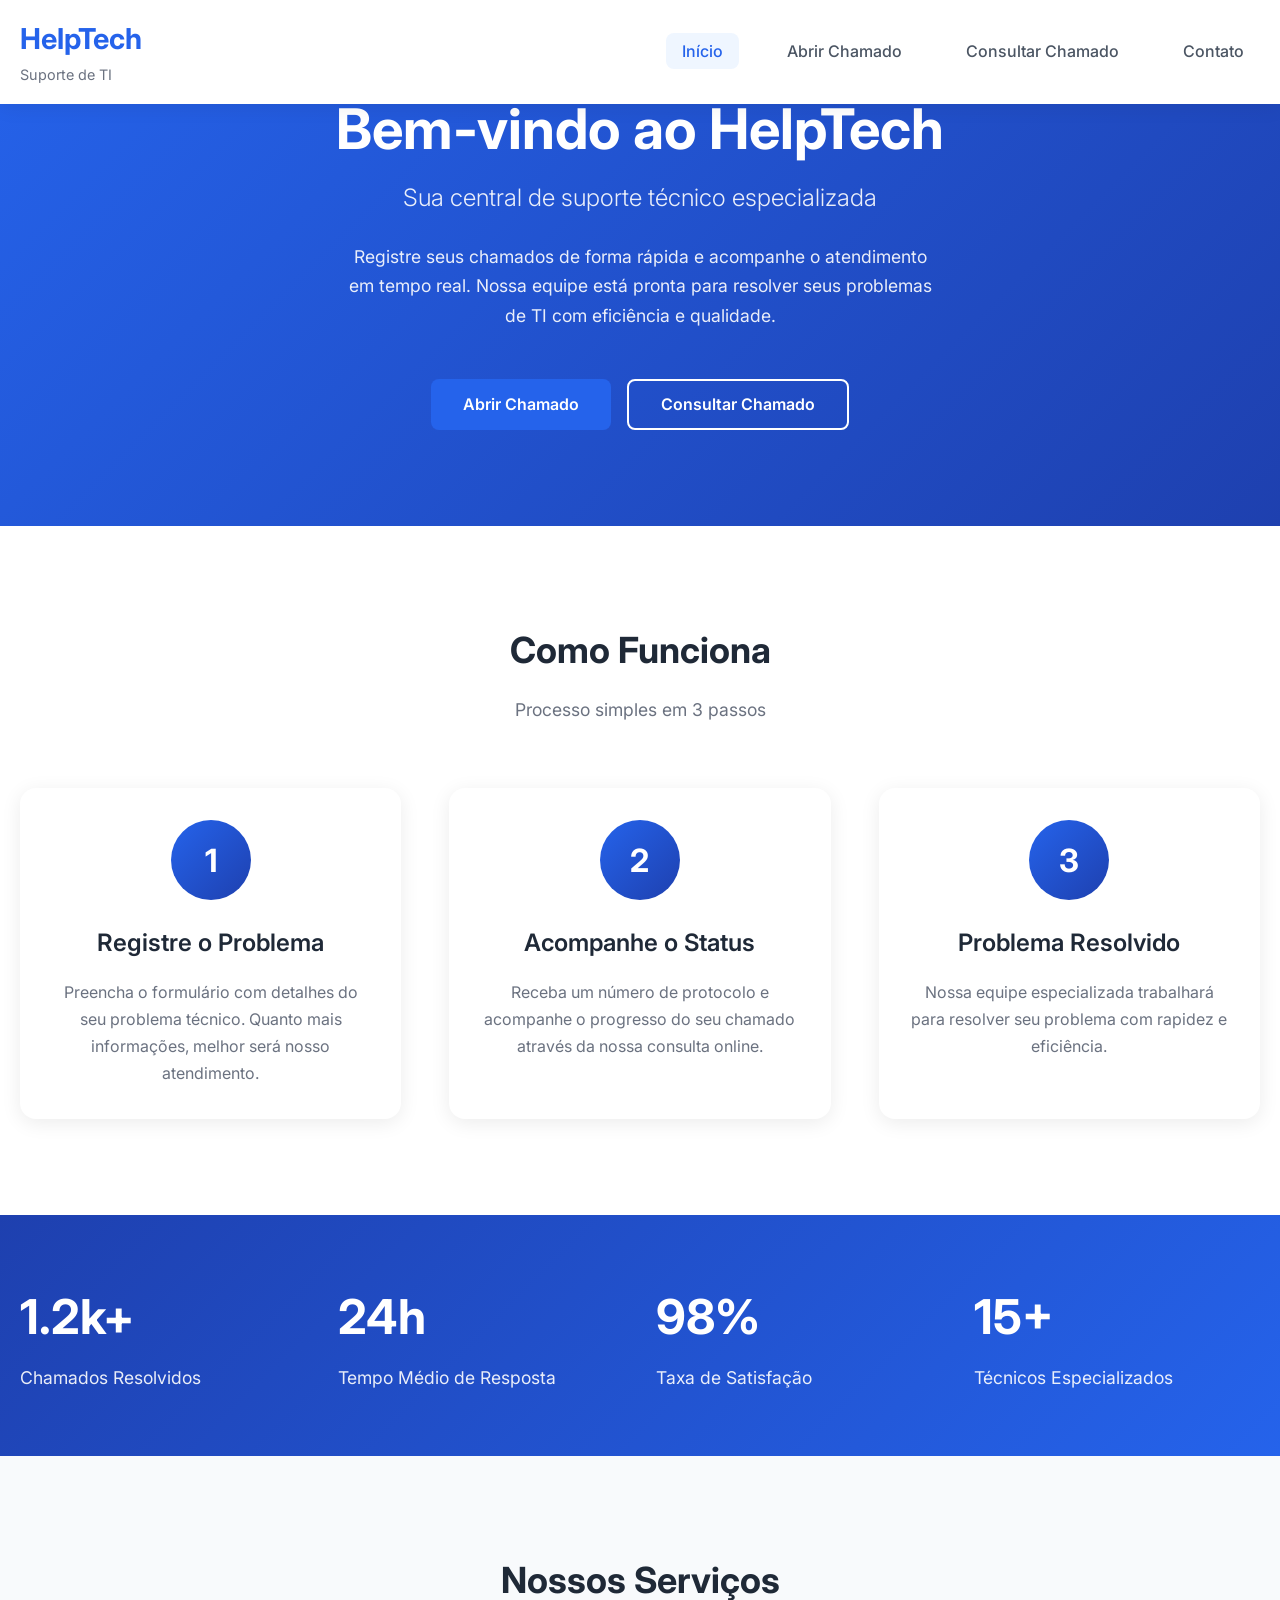
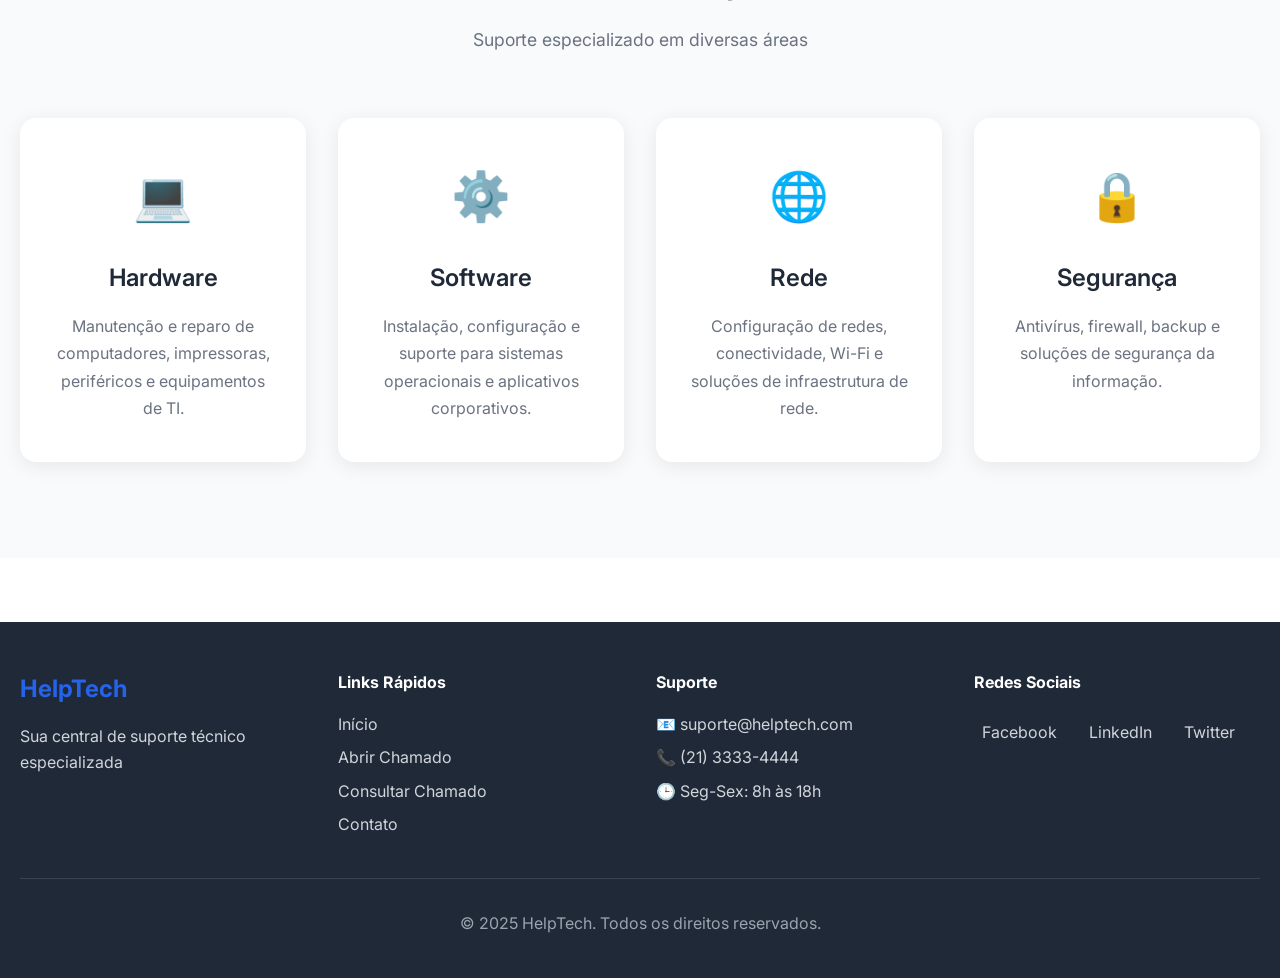
<file: index.html>
<!doctype html>
<html lang="pt-BR">
<head>
    <meta charset="UTF-8">
    <meta name="viewport" content="width=device-width, initial-scale=1.0">
    <title>HelpTech - Suporte de TI</title>
    <link rel="stylesheet" href="css/styles.css">
    <link rel="preconnect" href="https://fonts.googleapis.com">
    <link rel="preconnect" href="https://fonts.gstatic.com" crossorigin>
    <link href="https://fonts.googleapis.com/css2?family=Inter:wght@300;400;500;600;700&display=swap" rel="stylesheet">
</head>
<body>
    <header class="header">
        <div class="container">
            <div class="header-content">
                <div class="logo">
                    <h1>HelpTech</h1>
                    <span>Suporte de TI</span>
                </div>
                <nav class="nav">
                    <ul class="nav-list">
                        <li><a href="index.html" class="nav-link active">Início</a></li>
                        <li><a href="abrir-chamado.html" class="nav-link">Abrir Chamado</a></li>
                        <li><a href="consultar-chamado.html" class="nav-link">Consultar Chamado</a></li>
                        <li><a href="contato.html" class="nav-link">Contato</a></li>
                    </ul>
                </nav>
                <div class="mobile-menu-toggle">
                    <span></span>
                    <span></span>
                    <span></span>
                </div>
            </div>
        </div>
    </header>

    <section class="inicio">
        <div class="container">
            <div class="inicio-content">
                <h1 class="inicio-title">Bem-vindo ao HelpTech</h1>
                <p class="inicio-subtitle">Sua central de suporte técnico especializada</p>
                <p class="inicio-description">
                    Registre seus chamados de forma rápida e acompanhe o atendimento em tempo real. 
                    Nossa equipe está pronta para resolver seus problemas de TI com eficiência e qualidade.
                </p>
                <div class="inicio-buttons">
                    <a href="abrir-chamado.html" class="btn btn-primary">Abrir Chamado</a>
                    <a href="consultar-chamado.html" class="btn btn-secondary">Consultar Chamado</a>
                </div>
            </div>
        </div>
    </section>

    <section class="como-funciona">
        <div class="container">
            <div class="section-header">
                <h2 class="section-title">Como Funciona</h2>
                <p class="section-subtitle">Processo simples em 3 passos</p>
            </div>
            <div class="processo-grid">
                <div class="processo-card">
                    <div class="processo-icon">
                        <span class="processo-number">1</span>
                    </div>
                    <h3 class="processo-title">Registre o Problema</h3>
                    <p class="processo-description">
                        Preencha o formulário com detalhes do seu problema técnico. 
                        Quanto mais informações, melhor será nosso atendimento.
                    </p>
                </div>
                <div class="processo-card">
                    <div class="processo-icon">
                        <span class="processo-number">2</span>
                    </div>
                    <h3 class="processo-title">Acompanhe o Status</h3>
                    <p class="processo-description">
                        Receba um número de protocolo e acompanhe o progresso 
                        do seu chamado através da nossa consulta online.
                    </p>
                </div>
                <div class="processo-card">
                    <div class="processo-icon">
                        <span class="processo-number">3</span>
                    </div>
                    <h3 class="processo-title">Problema Resolvido</h3>
                    <p class="processo-description">
                        Nossa equipe especializada trabalhará para resolver 
                        seu problema com rapidez e eficiência.
                    </p>
                </div>
            </div>
        </div>
    </section>

    <section class="estatisticas">
        <div class="container">
            <div class="estatisticas-grid">
                <div class="estatistica">
                    <div class="estatistica-number">1.2k+</div>
                    <div class="estatistica-label">Chamados Resolvidos</div>
                </div>
                <div class="estatistica">
                    <div class="estatistica-number">24h</div>
                    <div class="estatistica-label">Tempo Médio de Resposta</div>
                </div>
                <div class="estatistica">
                    <div class="estatistica-number">98%</div>
                    <div class="estatistica-label">Taxa de Satisfação</div>
                </div>
                <div class="estatistica">
                    <div class="estatistica-number">15+</div>
                    <div class="estatistica-label">Técnicos Especializados</div>
                </div>
            </div>
        </div>
    </section>

    <section class="servicos">
        <div class="container">
            <div class="section-header">
                <h2 class="section-title">Nossos Serviços</h2>
                <p class="section-subtitle">Suporte especializado em diversas áreas</p>
            </div>
            <div class="servicos-grid">
                <div class="servico-card">
                    <div class="servico-icon">💻</div>
                    <h3 class="servico-title">Hardware</h3>
                    <p class="servico-description">
                        Manutenção e reparo de computadores, impressoras, 
                        periféricos e equipamentos de TI.
                    </p>
                </div>
                <div class="servico-card">
                    <div class="servico-icon">⚙️</div>
                    <h3 class="servico-title">Software</h3>
                    <p class="servico-description">
                        Instalação, configuração e suporte para sistemas 
                        operacionais e aplicativos corporativos.
                    </p>
                </div>
                <div class="servico-card">
                    <div class="servico-icon">🌐</div>
                    <h3 class="servico-title">Rede</h3>
                    <p class="servico-description">
                        Configuração de redes, conectividade, Wi-Fi 
                        e soluções de infraestrutura de rede.
                    </p>
                </div>
                <div class="servico-card">
                    <div class="servico-icon">🔒</div>
                    <h3 class="servico-title">Segurança</h3>
                    <p class="servico-description">
                        Antivírus, firewall, backup e soluções 
                        de segurança da informação.
                    </p>
                </div>
            </div>
        </div>
    </section>

    <footer class="rodape">
        <div class="container">
            <div class="rodape-content">
                <div class="rodape-section">
                    <div class="rodape-logo">
                        <h3>HelpTech</h3>
                        <p>Sua central de suporte técnico especializada</p>
                    </div>
                </div>
                <div class="rodape-section">
                    <h4>Links Rápidos</h4>
                    <ul class="rodape-links">
                        <li><a href="index.html">Início</a></li>
                        <li><a href="abrir-chamado.html">Abrir Chamado</a></li>
                        <li><a href="consultar-chamado.html">Consultar Chamado</a></li>
                        <li><a href="contato.html">Contato</a></li>
                    </ul>
                </div>
                <div class="rodape-section">
                    <h4>Suporte</h4>
                    <div class="contato-info">
                        <p>📧 suporte@helptech.com</p>
                        <p>📞 (21) 3333-4444</p>
                        <p>🕒 Seg-Sex: 8h às 18h</p>
                    </div>
                </div>
                <div class="rodape-section">
                    <h4>Redes Sociais</h4>
                    <div class="social-links">
                        <a href="#" class="social-link">Facebook</a>
                        <a href="#" class="social-link">LinkedIn</a>
                        <a href="#" class="social-link">Twitter</a>
                    </div>
                </div>
            </div>
            <div class="rodape-bottom">
                <p>&copy; 2025 HelpTech. Todos os direitos reservados.</p> <br>
            </div>
        </div>
    </footer>

    <script src="js/script.js"></script>
</body>
</html>
</file>
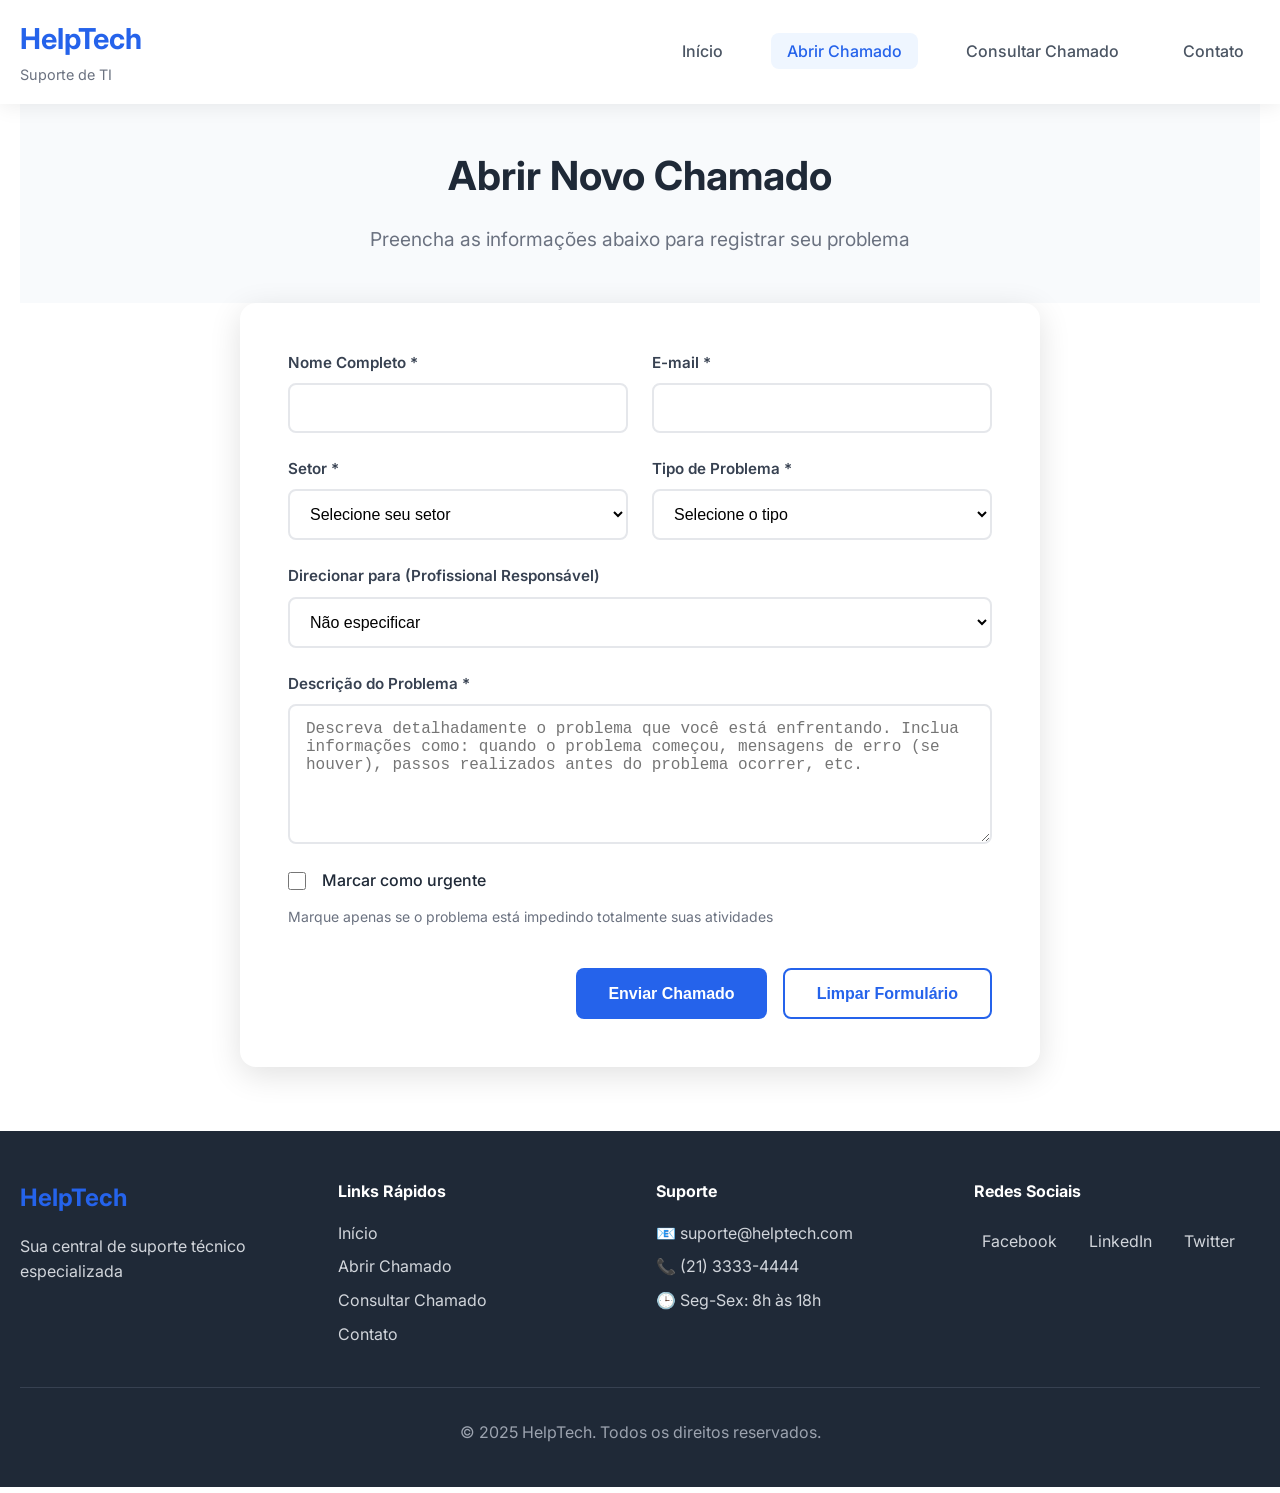
<file: abrir-chamado.html>
<!doctype html>
<html lang="pt-BR">
<head>
    <meta charset="UTF-8">
    <meta name="viewport" content="width=device-width, initial-scale=1.0">
    <title>Abrir Chamado - HelpTech</title>
    <link rel="stylesheet" href="css/styles.css">
    <link rel="preconnect" href="https://fonts.googleapis.com">
    <link rel="preconnect" href="https://fonts.gstatic.com" crossorigin>
    <link href="https://fonts.googleapis.com/css2?family=Inter:wght@300;400;500;600;700&display=swap" rel="stylesheet">
</head>
<body>
    <header class="header">
        <div class="container">
            <div class="header-content">
                <div class="logo">
                    <h1>HelpTech</h1>
                    <span>Suporte de TI</span>
                </div>
                <nav class="nav">
                    <ul class="nav-list">
                        <li><a href="index.html" class="nav-link">Início</a></li>
                        <li><a href="abrir-chamado.html" class="nav-link active">Abrir Chamado</a></li>
                        <li><a href="consultar-chamado.html" class="nav-link">Consultar Chamado</a></li>
                        <li><a href="contato.html" class="nav-link">Contato</a></li>
                    </ul>
                </nav>
                <div class="mobile-menu-toggle">
                    <span></span>
                    <span></span>
                    <span></span>
                </div>
            </div>
        </div>
    </header>

    <main class="main-content">
        <div class="container">
            <div class="page-header">
                <h1 class="page-title">Abrir Novo Chamado</h1>
                <p class="page-subtitle">Preencha as informações abaixo para registrar seu problema</p>
            </div>

            <div class="form-container">
                <form id="chamado-form" class="chamado-form">
                    <div class="form-row">
                        <div class="form-group">
                            <label for="fullName" class="form-label">Nome Completo *</label>
                            <input type="text" id="fullName" name="fullName" class="form-input" required>
                            <span class="error-message" id="fullName-error"></span>
                        </div>
                        <div class="form-group">
                            <label for="email" class="form-label">E-mail *</label>
                            <input type="email" id="email" name="email" class="form-input" required>
                            <span class="error-message" id="email-error"></span>
                        </div>
                    </div>

                    <div class="form-row">
                        <div class="form-group">
                            <label for="setor" class="form-label">Setor *</label>
                            <select id="setor" name="setor" class="form-select" required>
                                <option value="">Selecione seu setor</option>
                                <option value="financeiro">Financeiro</option>
                                <option value="rh">Recursos Humanos</option>
                                <option value="ti">Tecnologia da Informação</option>
                                <option value="administrativo">Administrativo</option>
                                <option value="comercial">Comercial</option>
                                <option value="marketing">Marketing</option>
                                <option value="operacional">Operacional</option>
                                <option value="diretoria">Diretoria</option>
                            </select>
                            <span class="error-message" id="setor-error"></span>
                        </div>
                        <div class="form-group">
                            <label for="problemaType" class="form-label">Tipo de Problema *</label>
                            <select id="problemaType" name="problemaType" class="form-select" required>
                                <option value="">Selecione o tipo</option>
                                <option value="hardware">Hardware</option>
                                <option value="software">Software</option>
                                <option value="rede">Rede</option>
                                <option value="email">E-mail</option>
                                <option value="impressora">Impressora</option>
                                <option value="sistema">Sistema Corporativo</option>
                                <option value="seguranca">Segurança</option>
                                <option value="outro">Outro</option>
                            </select>
                            <span class="error-message" id="problemaType-error"></span>
                        </div>
                    </div>

                    <div class="form-group">
                        <label for="atribuirPara" class="form-label">Direcionar para (Profissional Responsável)</label>
                        <select id="atribuirPara" name="atribuirPara" class="form-select">
                            <option value="">Não especificar</option>
                            <option value="ana-paula">Ana Paula – Suporte Nível 1</option>
                            <option value="alessandro-matheus">Alessandro Matheus – Infraestrutura e Redes</option>
                            <option value="juliana-rocha">Juliana Rocha – Atendimento Geral</option>
                            <option value="carlos-henrique">Carlos Henrique – Desenvolvimento de Sistemas</option>
                            <option value="fernanda-lima">Fernanda Lima – Suporte a Sistemas Corporativos</option>
                            <option value="ricardo-santos">Ricardo Santos – Segurança da Informação</option>
                            <option value="patricia-oliveira">Patrícia Oliveira – Suporte Hardware</option>
                        </select>
                    </div>

                    <div class="form-group">
                        <label for="description" class="form-label">Descrição do Problema *</label>
                        <textarea id="description" name="description" class="form-textarea" rows="6" 
                                  placeholder="Descreva detalhadamente o problema que você está enfrentando. Inclua informações como: quando o problema começou, mensagens de erro (se houver), passos realizados antes do problema ocorrer, etc." required></textarea>
                        <span class="error-message" id="description-error"></span>
                    </div>

                    <div class="form-group">
                        <label class="checkbox-label">
                            <input type="checkbox" id="urgency" name="urgency" class="checkbox">
                            <span class="checkmark"></span>
                            Marcar como urgente
                        </label>
                        <small class="form-help">Marque apenas se o problema está impedindo totalmente suas atividades</small>
                    </div>

                    <div class="form-actions">
                        <button type="submit" class="btn btn-primary">Enviar Chamado</button>
                        <button type="reset" class="btn btn-secondary">Limpar Formulário</button>
                    </div>
                </form>

                <div id="success-message" class="success-card" style="display: none;">
                    <div class="success-icon">✅</div>
                    <h3>Chamado Registrado com Sucesso!</h3>
                    <p>Seu chamado foi registrado com o número: <strong id="chamado-number"></strong></p>
                    <p>Você receberá uma confirmação por e-mail em breve.</p>
                    <div class="success-actions">
                        <a href="consultar-chamado.html" class="btn btn-primary">Consultar Status</a>
                        <button type="button" class="btn btn-secondary" onclick="resetForm()">Abrir Novo Chamado</button>
                    </div>
                </div>
            </div>
        </div>
    </main>

    <footer class="rodape">
        <div class="container">
            <div class="rodape-content">
                <div class="rodape-section">
                    <div class="rodape-logo">
                        <h3>HelpTech</h3>
                        <p>Sua central de suporte técnico especializada</p>
                    </div>
                </div>
                <div class="rodape-section">
                    <h4>Links Rápidos</h4>
                    <ul class="rodape-links">
                        <li><a href="index.html">Início</a></li>
                        <li><a href="abrir-chamado.html">Abrir Chamado</a></li>
                        <li><a href="consultar-chamado.html">Consultar Chamado</a></li>
                        <li><a href="contato.html">Contato</a></li>
                    </ul>
                </div>
                <div class="rodape-section">
                    <h4>Suporte</h4>
                    <div class="contato-info">
                        <p>📧 suporte@helptech.com</p>
                        <p>📞 (21) 3333-4444</p>
                        <p>🕒 Seg-Sex: 8h às 18h</p>
                    </div>
                </div>
                <div class="rodape-section">
                    <h4>Redes Sociais</h4>
                    <div class="social-links">
                        <a href="#" class="social-link">Facebook</a>
                        <a href="#" class="social-link">LinkedIn</a>
                        <a href="#" class="social-link">Twitter</a>
                    </div>
                </div>
            </div>
            <div class="rodape-bottom">
               <p>&copy; 2025 HelpTech. Todos os direitos reservados.</p> <br>
            </div>
        </div>
    </footer>

    <script src="js/script.js"></script>
</body>
</html>
</file>
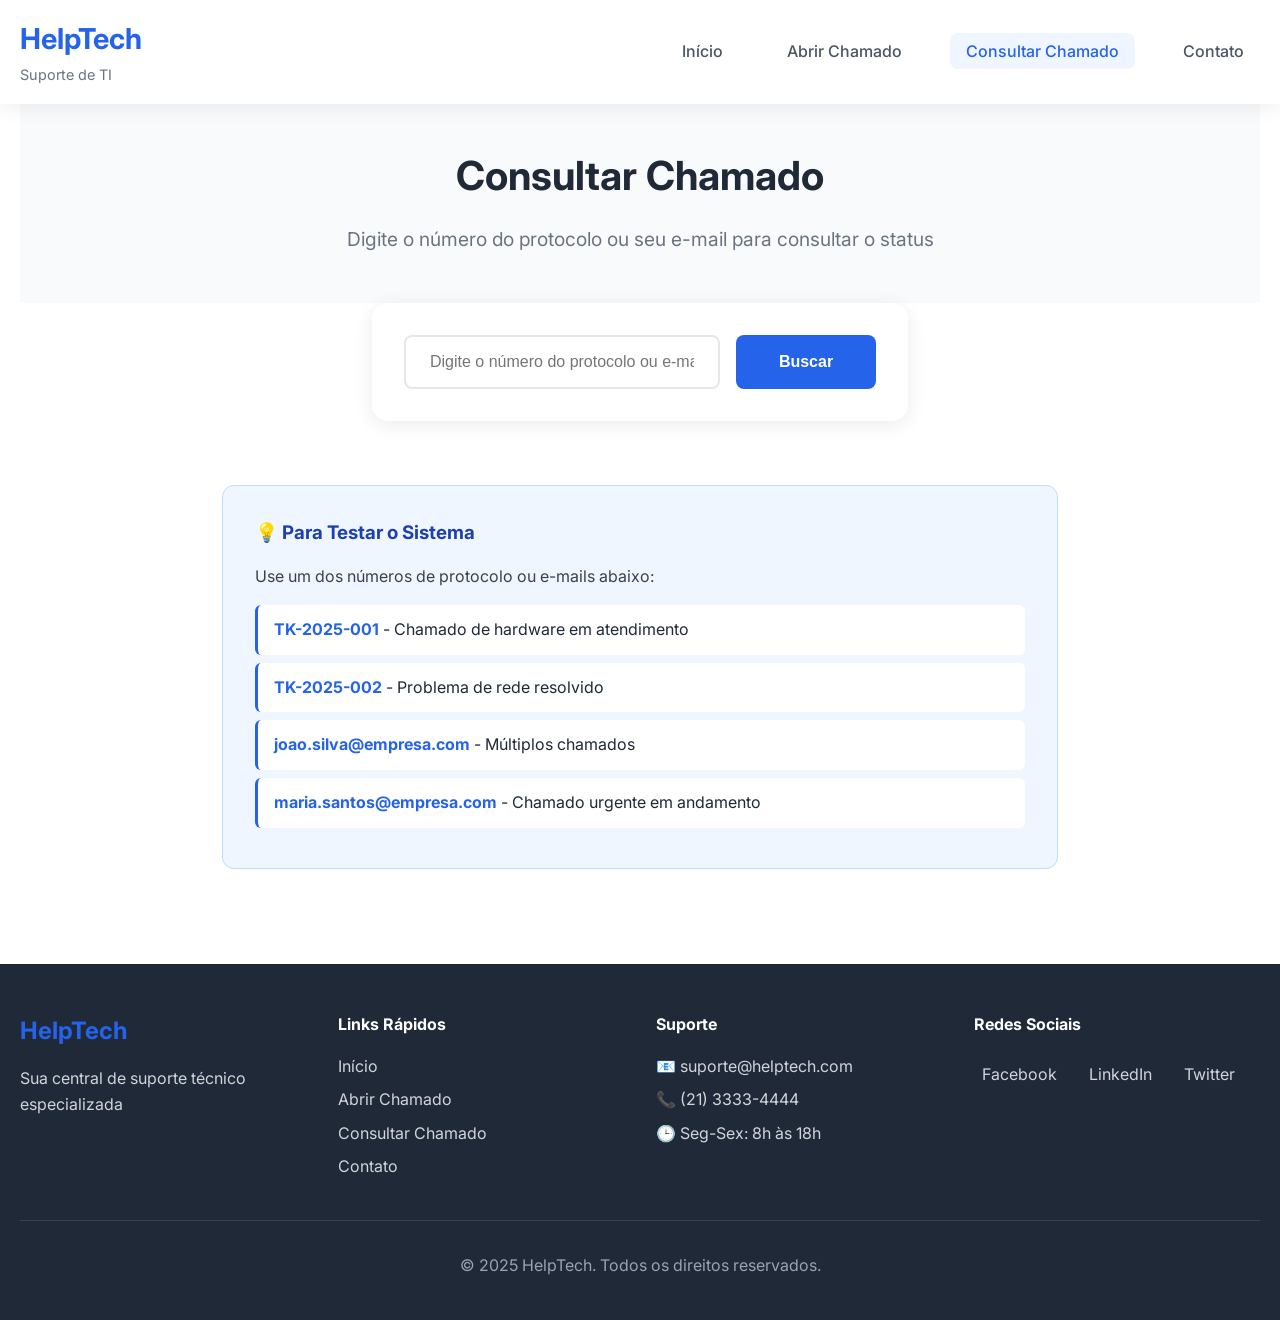
<file: consultar-chamado.html>
<!doctype html>
<html lang="pt-BR">
<head>
    <meta charset="UTF-8">
    <meta name="viewport" content="width=device-width, initial-scale=1.0">
    <title>Consultar Chamado - HelpTech</title>
    <link rel="stylesheet" href="css/styles.css">
    <link rel="preconnect" href="https://fonts.googleapis.com">
    <link rel="preconnect" href="https://fonts.gstatic.com" crossorigin>
    <link href="https://fonts.googleapis.com/css2?family=Inter:wght@300;400;500;600;700&display=swap" rel="stylesheet">
</head>
<body>
    <header class="header">
        <div class="container">
            <div class="header-content">
                <div class="logo">
                    <h1>HelpTech</h1>
                    <span>Suporte de TI</span>
                </div>
                <nav class="nav">
                    <ul class="nav-list">
                        <li><a href="index.html" class="nav-link">Início</a></li>
                        <li><a href="abrir-chamado.html" class="nav-link">Abrir Chamado</a></li>
                        <li><a href="consultar-chamado.html" class="nav-link active">Consultar Chamado</a></li>
                        <li><a href="contato.html" class="nav-link">Contato</a></li>
                    </ul>
                </nav>
                <div class="mobile-menu-toggle">
                    <span></span>
                    <span></span>
                    <span></span>
                </div>
            </div>
        </div>
    </header>

    <main class="main-content">
        <div class="container">
            <div class="page-header">
                <h1 class="page-title">Consultar Chamado</h1>
                <p class="page-subtitle">Digite o número do protocolo ou seu e-mail para consultar o status</p>
            </div>

            <div class="search-container">
                <form id="search-form" class="search-form">
                    <div class="search-input-group">
                        <input type="text" id="searchInput" class="search-input" 
                               placeholder="Digite o número do protocolo ou e-mail">
                        <button type="submit" class="btn btn-primary search-btn">Buscar</button>
                    </div>
                </form>
            </div>

            <div id="carregar" class="carregar" style="display: none;">
                <div class="carregar-spinner"></div>
                <p>Buscando informações do chamado...</p>
            </div>

            <div id="sem-resultados" class="sem-resultados" style="display: none;">
                <div class="sem-resultados-icon">🔍</div>
                <h3>Nenhum chamado encontrado</h3>
                <p>Verifique se o número do protocolo ou e-mail está correto e tente novamente.</p>
            </div>

            <div id="chamado-resultado" class="chamado-resultado" style="display: none;">
                <div class="chamado-card">
                    <div class="chamado-header">
                        <div class="chamado-info">
                            <h3 class="chamado-title">Chamado #<span id="chamado-id"></span></h3>
                            <div class="chamado-status">
                                <span id="status-badge" class="status-badge"></span>
                            </div>
                        </div>
                        <div class="chamado-date">
                            <small>Aberto em: <span id="chamado-date"></span></small>
                        </div>
                    </div>

                    <div class="chamado-details">
                        <div class="detail-row">
                            <div class="detail-item">
                                <label>Solicitante:</label>
                                <span id="chamado-requester"></span>
                            </div>
                            <div class="detail-item">
                                <label>E-mail:</label>
                                <span id="chamado-email"></span>
                            </div>
                        </div>
                        <div class="detail-row">
                            <div class="detail-item">
                                <label>Setor:</label>
                                <span id="chamado-setor"></span>
                            </div>
                            <div class="detail-item">
                                <label>Tipo:</label>
                                <span id="chamado-type"></span>
                            </div>
                        </div>
                        <div class="detail-row">
                            <div class="detail-item">
                                <label>Responsável:</label>
                                <span id="chamado-assignee"></span>
                            </div>
                            <div class="detail-item">
                                <label>Prioridade:</label>
                                <span id="chamado-priority"></span>
                            </div>
                        </div>
                        <div class="detail-full">
                            <label>Descrição:</label>
                            <p id="chamado-description"></p>
                        </div>
                    </div>

                    <div class="chamado-timeline">
                        <h4>Histórico do Chamado</h4>
                        <div class="timeline" id="chamado-timeline">
                        </div>
                    </div>

                    <div class="chamado-actions">
                        <button class="btn btn-secondary" onclick="printChamado()">Imprimir</button>
                        <a href="abrir-chamado.html" class="btn btn-primary">Abrir Novo Chamado</a>
                    </div>
                </div>
            </div>

            <div class="info-section">
                <div class="info-card">
                    <h3>💡 Para Testar o Sistema</h3>
                    <p>Use um dos números de protocolo ou e-mails abaixo:</p>
                    <ul class="amostra-list">
                        <li><strong>TK-2025-001</strong> - Chamado de hardware em atendimento</li>
                        <li><strong>TK-2025-002</strong> - Problema de rede resolvido</li>
                        <li><strong>joao.silva@empresa.com</strong> - Múltiplos chamados</li>
                        <li><strong>maria.santos@empresa.com</strong> - Chamado urgente em andamento</li>
                    </ul>
                </div>
            </div>
        </div>
    </main>

    <footer class="rodape">
        <div class="container">
            <div class="rodape-content">
                <div class="rodape-section">
                    <div class="rodape-logo">
                        <h3>HelpTech</h3>
                        <p>Sua central de suporte técnico especializada</p>
                    </div>
                </div>
                <div class="rodape-section">
                    <h4>Links Rápidos</h4>
                    <ul class="rodape-links">
                        <li><a href="index.html">Início</a></li>
                        <li><a href="abrir-chamado.html">Abrir Chamado</a></li>
                        <li><a href="consultar-chamado.html">Consultar Chamado</a></li>
                        <li><a href="contato.html">Contato</a></li>
                    </ul>
                </div>
                <div class="rodape-section">
                    <h4>Suporte</h4>
                    <div class="contato-info">
                        <p>📧 suporte@helptech.com</p>
                        <p>📞 (21) 3333-4444</p>
                        <p>🕒 Seg-Sex: 8h às 18h</p>
                    </div>
                </div>
                <div class="rodape-section">
                    <h4>Redes Sociais</h4>
                    <div class="social-links">
                        <a href="#" class="social-link">Facebook</a>
                        <a href="#" class="social-link">LinkedIn</a>
                        <a href="#" class="social-link">Twitter</a>
                    </div>
                </div>
            </div>
            <div class="rodape-bottom">
                <p>&copy; 2025 HelpTech. Todos os direitos reservados.</p> <br>
            </div>
        </div>
    </footer>

    <script src="js/script.js"></script>
</body>
</html>
</file>
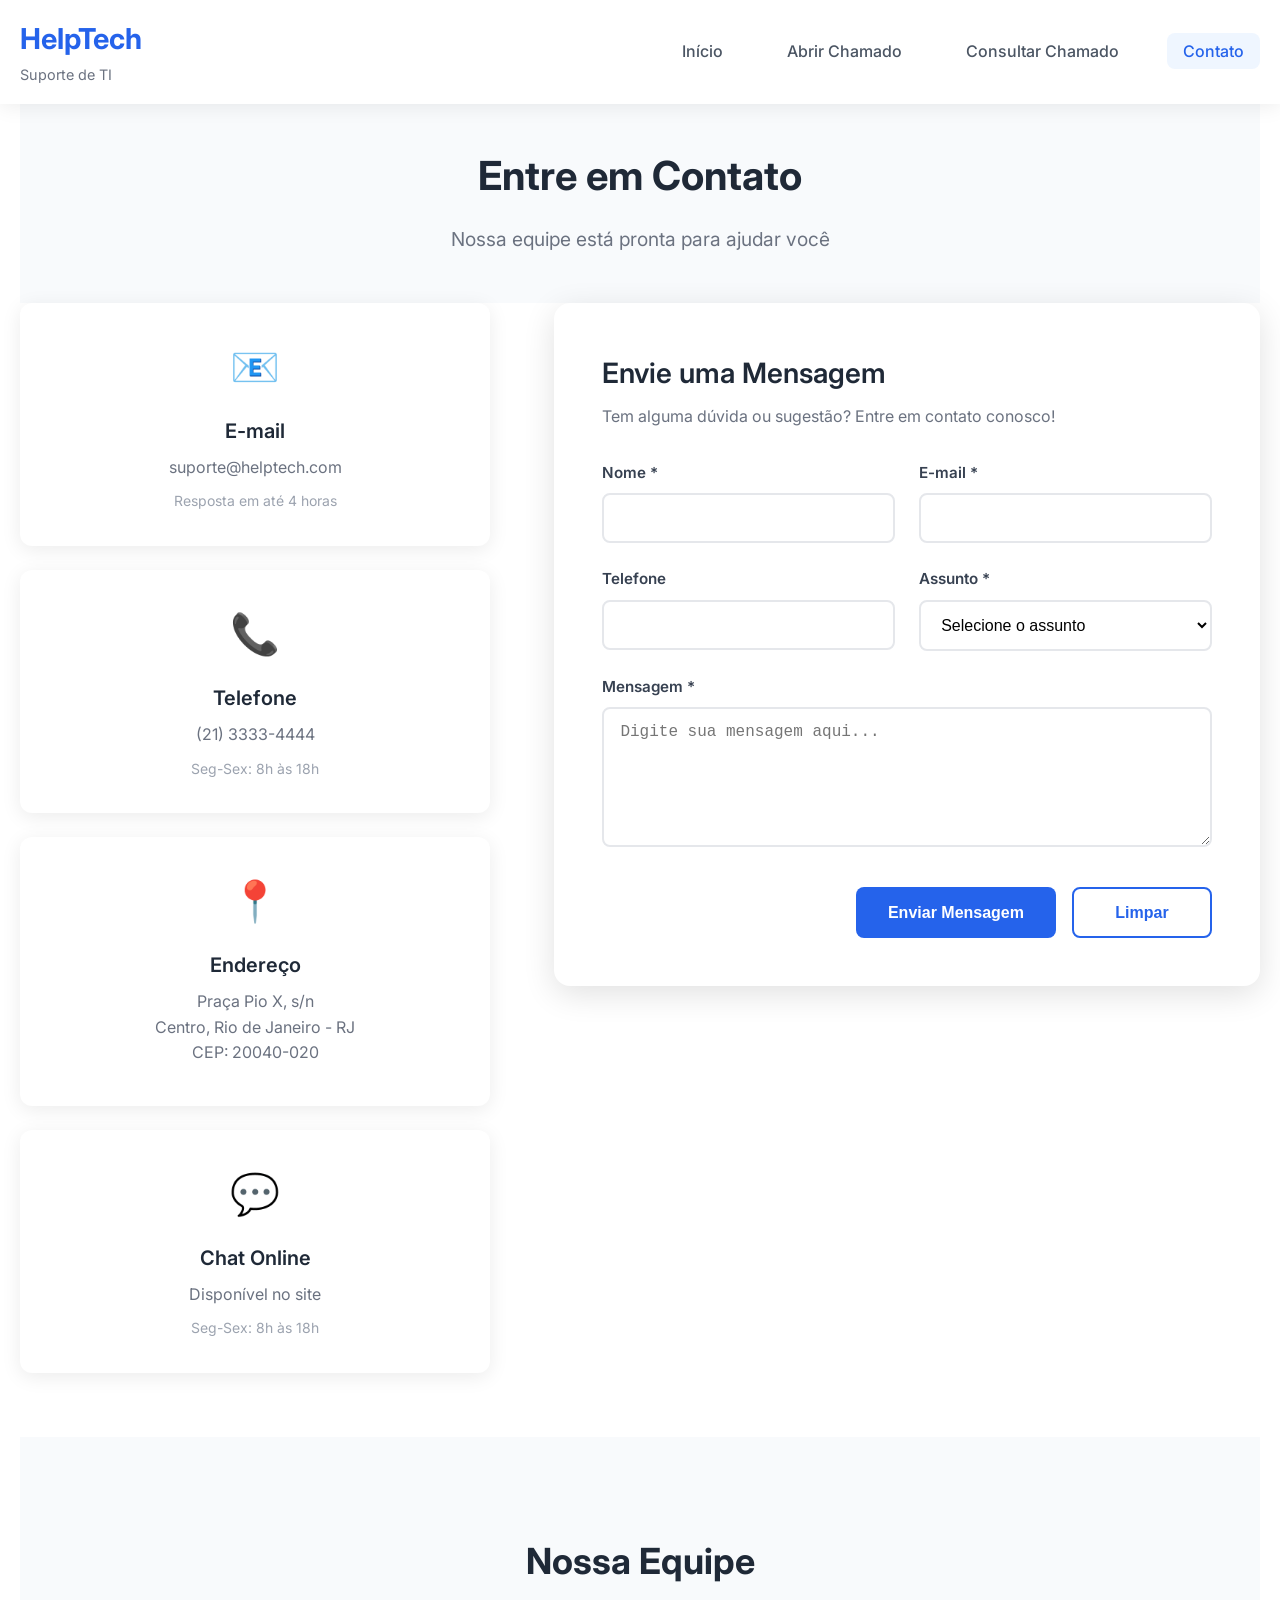
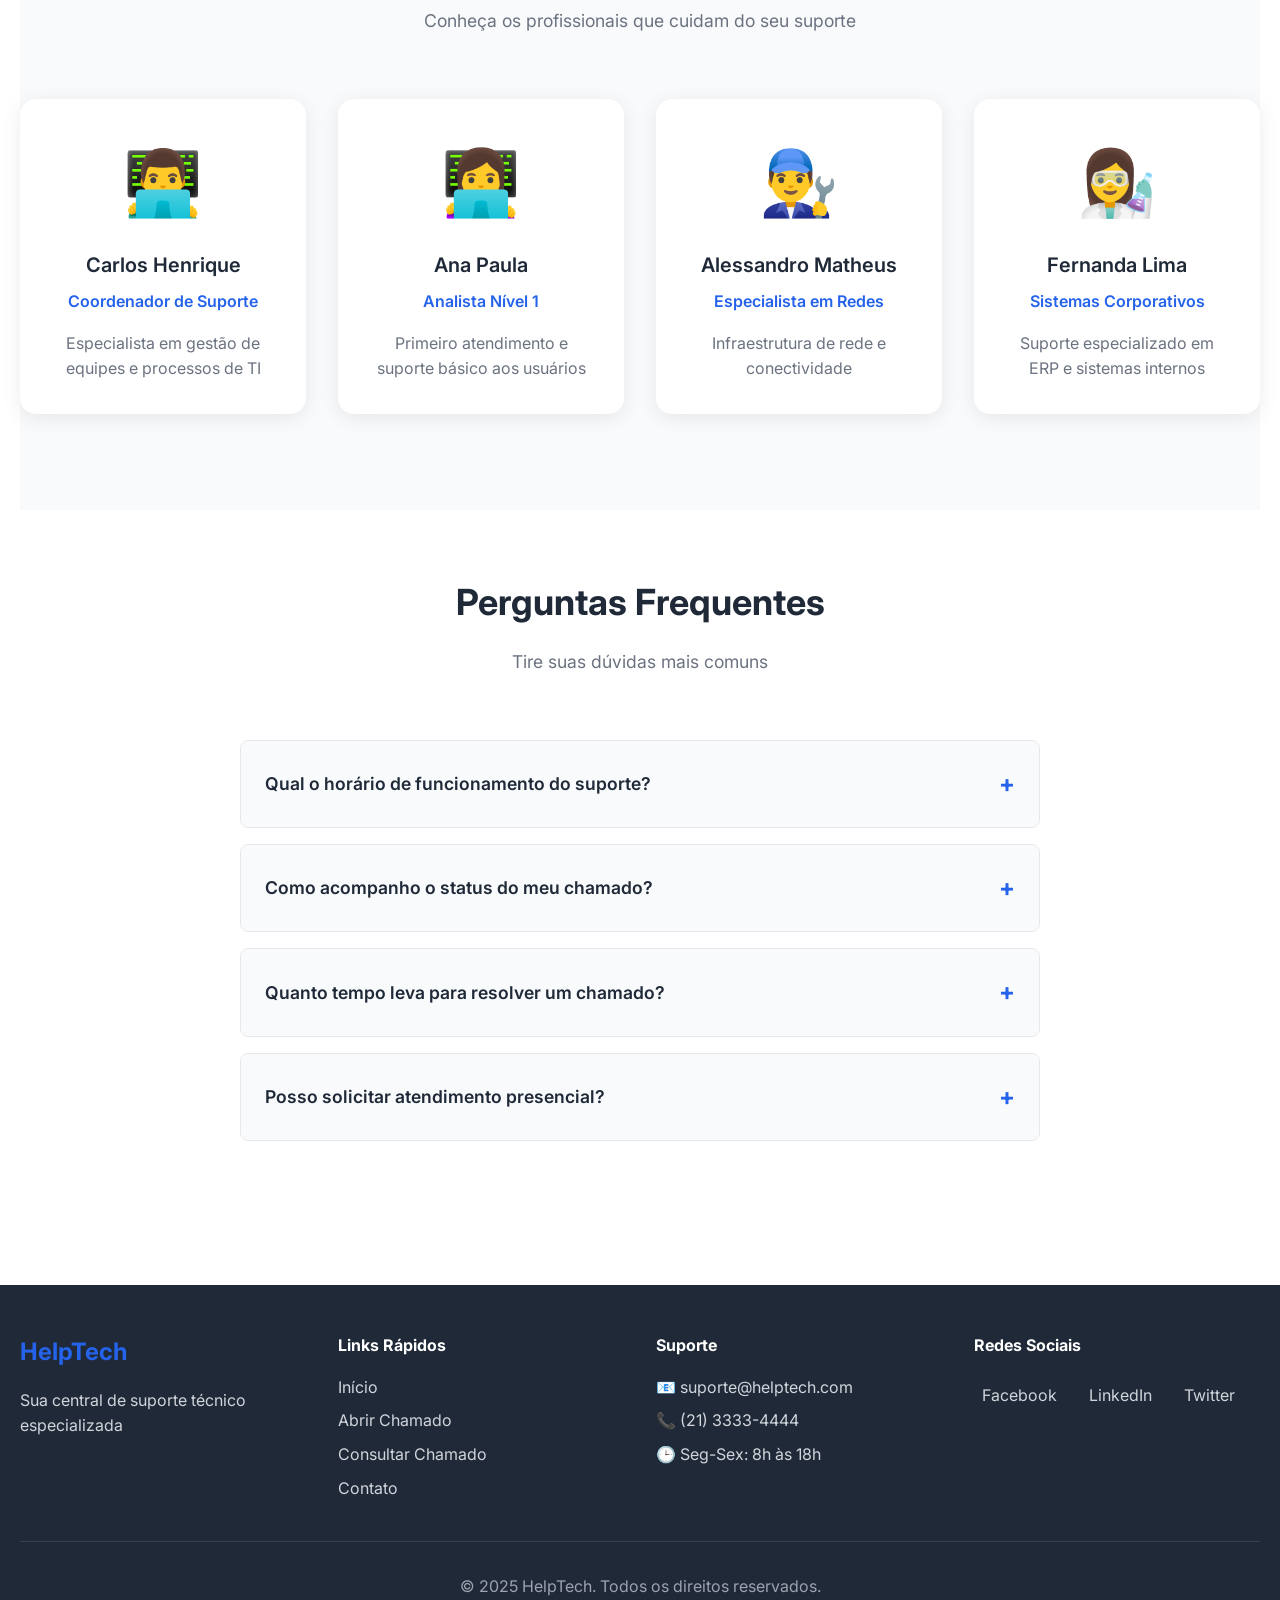
<file: contato.html>
<!doctype html>
<html lang="pt-BR">
<head>
    <meta charset="UTF-8">
    <meta name="viewport" content="width=device-width, initial-scale=1.0">
    <title>Contato - HelpTech</title>
    <link rel="stylesheet" href="css/styles.css">
    <link rel="preconnect" href="https://fonts.googleapis.com">
    <link rel="preconnect" href="https://fonts.gstatic.com" crossorigin>
    <link href="https://fonts.googleapis.com/css2?family=Inter:wght@300;400;500;600;700&display=swap" rel="stylesheet">
</head>
<body>
    <header class="header">
        <div class="container">
            <div class="header-content">
                <div class="logo">
                    <h1>HelpTech</h1>
                    <span>Suporte de TI</span>
                </div>
                <nav class="nav">
                    <ul class="nav-list">
                        <li><a href="index.html" class="nav-link">Início</a></li>
                        <li><a href="abrir-chamado.html" class="nav-link">Abrir Chamado</a></li>
                        <li><a href="consultar-chamado.html" class="nav-link">Consultar Chamado</a></li>
                        <li><a href="contato.html" class="nav-link active">Contato</a></li>
                    </ul>
                </nav>
                <div class="mobile-menu-toggle">
                    <span></span>
                    <span></span>
                    <span></span>
                </div>
            </div>
        </div>
    </header>

    <main class="main-content">
        <div class="container">
            <div class="page-header">
                <h1 class="page-title">Entre em Contato</h1>
                <p class="page-subtitle">Nossa equipe está pronta para ajudar você</p>
            </div>

            <div class="contato-grid">

                <div class="contato-info-section">
                    <div class="contato-card">
                        <div class="contato-icon">📧</div>
                        <h3>E-mail</h3>
                        <p>suporte@helptech.com</p>
                        <small>Resposta em até 4 horas</small>
                    </div>

                    <div class="contato-card">
                        <div class="contato-icon">📞</div>
                        <h3>Telefone</h3>
                        <p>(21) 3333-4444</p>
                        <small>Seg-Sex: 8h às 18h</small>
                    </div>

                    <div class="contato-card">
                        <div class="contato-icon">📍</div>
                        <h3>Endereço</h3>
                        <p>Praça Pio X, s/n<br>
                           Centro, Rio de Janeiro - RJ<br>
                           CEP: 20040-020</p>
                    </div>

                    <div class="contato-card">
                        <div class="contato-icon">💬</div>
                        <h3>Chat Online</h3>
                        <p>Disponível no site</p>
                        <small>Seg-Sex: 8h às 18h</small>
                    </div>
                </div>

                <div class="contato-form-section">
                    <div class="form-container">
                        <h2>Envie uma Mensagem</h2>
                        <p>Tem alguma dúvida ou sugestão? Entre em contato conosco!</p>

                        <form id="contato-form" class="contato-form">
                            <div class="form-row">
                                <div class="form-group">
                                    <label for="contatoName" class="form-label">Nome *</label>
                                    <input type="text" id="contatoName" name="contatoName" class="form-input" required>
                                </div>
                                <div class="form-group">
                                    <label for="contatoEmail" class="form-label">E-mail *</label>
                                    <input type="email" id="contatoEmail" name="contatoEmail" class="form-input" required>
                                </div>
                            </div>

                            <div class="form-row">
                                <div class="form-group">
                                    <label for="contatoPhone" class="form-label">Telefone</label>
                                    <input type="tel" id="contatoPhone" name="contatoPhone" class="form-input">
                                </div>
                                <div class="form-group">
                                    <label for="contatoSubject" class="form-label">Assunto *</label>
                                    <select id="contatoSubject" name="contatoSubject" class="form-select" required>
                                        <option value="">Selecione o assunto</option>
                                        <option value="duvida">Dúvida Geral</option>
                                        <option value="sugestao">Sugestão</option>
                                        <option value="reclamacao">Reclamação</option>
                                        <option value="elogio">Elogio</option>
                                        <option value="parceria">Parceria</option>
                                        <option value="outro">Outro</option>
                                    </select>
                                </div>
                            </div>

                            <div class="form-group">
                                <label for="contatoMessage" class="form-label">Mensagem *</label>
                                <textarea id="contatoMessage" name="contatoMessage" class="form-textarea" rows="6" 
                                          placeholder="Digite sua mensagem aqui..." required></textarea>
                            </div>

                            <div class="form-actions">
                                <button type="submit" class="btn btn-primary">Enviar Mensagem</button>
                                <button type="reset" class="btn btn-secondary">Limpar</button>
                            </div>
                        </form>

                        <div id="contato-success" class="success-message" style="display: none;">
                            <div class="success-icon">✅</div>
                            <h3>Mensagem Enviada!</h3>
                            <p>Obrigado pelo contato. Responderemos em breve!</p>
                        </div>
                    </div>
                </div>
            </div>

            <section class="equipe-section">
                <div class="section-header">
                    <h2 class="section-title">Nossa Equipe</h2>
                    <p class="section-subtitle">Conheça os profissionais que cuidam do seu suporte</p>
                </div>

                <div class="equipe-grid">
                    <div class="equipe-card">
                        <div class="equipe-avatar">👨‍💻</div>
                        <h3>Carlos Henrique</h3>
                        <p class="equipe-role">Coordenador de Suporte</p>
                        <p class="equipe-description">Especialista em gestão de equipes e processos de TI</p>
                    </div>

                    <div class="equipe-card">
                        <div class="equipe-avatar">👩‍💻</div>
                        <h3>Ana Paula</h3>
                        <p class="equipe-role">Analista Nível 1</p>
                        <p class="equipe-description">Primeiro atendimento e suporte básico aos usuários</p>
                    </div>

                    <div class="equipe-card">
                        <div class="equipe-avatar">👨‍🔧</div>
                        <h3>Alessandro Matheus</h3>
                        <p class="equipe-role">Especialista em Redes</p>
                        <p class="equipe-description">Infraestrutura de rede e conectividade</p>
                    </div>

                    <div class="equipe-card">
                        <div class="equipe-avatar">👩‍🔬</div>
                        <h3>Fernanda Lima</h3>
                        <p class="equipe-role">Sistemas Corporativos</p>
                        <p class="equipe-description">Suporte especializado em ERP e sistemas internos</p>
                    </div>
                </div>
            </section>

            <section class="faq-section">
                <div class="section-header">
                    <h2 class="section-title">Perguntas Frequentes</h2>
                    <p class="section-subtitle">Tire suas dúvidas mais comuns</p>
                </div>

                <div class="faq-list">
                    <div class="faq-item">
                        <div class="faq-question">
                            <h4>Qual o horário de funcionamento do suporte?</h4>
                            <span class="faq-toggle">+</span>
                        </div>
                        <div class="faq-answer">
                            <p>Nosso suporte funciona de segunda a sexta-feira, das 8h às 18h. Para emergências, temos plantão 24h através do e-mail urgente@helptech.com</p>
                        </div>
                    </div>

                    <div class="faq-item">
                        <div class="faq-question">
                            <h4>Como acompanho o status do meu chamado?</h4>
                            <span class="faq-toggle">+</span>
                        </div>
                        <div class="faq-answer">
                            <p>Utilize a página "Consultar Chamado" inserindo o número do protocolo ou seu e-mail. Você também receberá atualizações por e-mail.</p>
                        </div>
                    </div>

                    <div class="faq-item">
                        <div class="faq-question">
                            <h4>Quanto tempo leva para resolver um chamado?</h4>
                            <span class="faq-toggle">+</span>
                        </div>
                        <div class="faq-answer">
                            <p>O tempo varia conforme a complexidade: problemas simples (2-4h), médios (1-2 dias), complexos (3-5 dias). Chamados urgentes têm prioridade.</p>
                        </div>
                    </div>

                    <div class="faq-item">
                        <div class="faq-question">
                            <h4>Posso solicitar atendimento presencial?</h4>
                            <span class="faq-toggle">+</span>
                        </div>
                        <div class="faq-answer">
                            <p>Sim! Para problemas que necessitam atendimento no local, nossa equipe pode se deslocar. Isso é avaliado caso a caso durante o atendimento.</p>
                        </div>
                    </div>
                </div>
            </section>
        </div>
    </main>

    <footer class="rodape">
        <div class="container">
            <div class="rodape-content">
                <div class="rodape-section">
                    <div class="rodape-logo">
                        <h3>HelpTech</h3>
                        <p>Sua central de suporte técnico especializada</p>
                    </div>
                </div>
                <div class="rodape-section">
                    <h4>Links Rápidos</h4>
                    <ul class="rodape-links">
                        <li><a href="index.html">Início</a></li>
                        <li><a href="abrir-chamado.html">Abrir Chamado</a></li>
                        <li><a href="consultar-chamado.html">Consultar Chamado</a></li>
                        <li><a href="contato.html">Contato</a></li>
                    </ul>
                </div>
                <div class="rodape-section">
                    <h4>Suporte</h4>
                    <div class="contato-info">
                        <p>📧 suporte@helptech.com</p>
                        <p>📞 (21) 3333-4444</p>
                        <p>🕒 Seg-Sex: 8h às 18h</p>
                    </div>
                </div>
                <div class="rodape-section">
                    <h4>Redes Sociais</h4>
                    <div class="social-links">
                        <a href="#" class="social-link">Facebook</a>
                        <a href="#" class="social-link">LinkedIn</a>
                        <a href="#" class="social-link">Twitter</a>
                    </div>
                </div>
            </div>
            <div class="rodape-bottom">
                <p>&copy; 2025 HelpTech. Todos os direitos reservados.</p> <br>
            </div>
        </div>
    </footer>

    <script src="js/script.js"></script>
</body>
</html>
</file>
<file: css/styles.css>
* {
    margin: 0;
    padding: 0;
    box-sizing: border-box;
}

body {
    font-family: 'Inter', -apple-system, BlinkMacSystemFont, 'Segoe UI', sans-serif;
    line-height: 1.6;
    color: #1f2937;
    background-color: #ffffff;
}

.container {
    max-width: 1300px;
    margin: 0 auto;
    padding: 0 20px;
}

.header {
    background: #ffffff;
    box-shadow: 0 2px 20px rgba(0, 0, 0, 0.08);
    position: fixed;
    top: 0;
    left: 0;
    right: 0;
    z-index: 1000;
    transition: all 0.3s ease;
}

.header-content {
    display: flex;
    align-items: center;
    justify-content: space-between;
    padding: 1rem 0;
}

.logo h1 {
    color: #2563eb;
    font-size: 1.8rem;
    font-weight: 700;
    margin-bottom: 0;
}

.logo span {
    color: #6b7280;
    font-size: 0.9rem;
    font-weight: 400;
}

.nav-list {
    display: flex;
    list-style: none;
    gap: 2rem;
}

.nav-link {
    text-decoration: none;
    color: #4b5563;
    font-weight: 500;
    padding: 0.5rem 1rem;
    border-radius: 8px;
    transition: all 0.3s ease;
    position: relative;
}

.nav-link:hover,
.nav-link.active {
    color: #2563eb;
    background-color: #eff6ff;
}

.mobile-menu-toggle {
    display: none;
    flex-direction: column;
    cursor: pointer;
    gap: 4px;
}

.mobile-menu-toggle span {
    width: 25px;
    height: 3px;
    background-color: #4b5563;
    transition: 0.3s;
    border-radius: 2px;
}

.main-content {
    margin-top: 80px;
    min-height: calc(100vh - 80px);
}

.inicio {
    background: linear-gradient(135deg, #2563eb 0%, #1e40af 100%);
    color: white;
    padding: 6rem 0;
    text-align: center;
}

.inicio-title {
    font-size: 3.5rem;
    font-weight: 700;
    margin-bottom: 1rem;
    line-height: 1.2;
}

.inicio-subtitle {
    font-size: 1.5rem;
    font-weight: 300;
    margin-bottom: 1.5rem;
    opacity: 0.9;
}

.inicio-description {
    font-size: 1.1rem;
    max-width: 600px;
    margin: 0 auto 3rem;
    opacity: 0.9;
    line-height: 1.7;
}

.inicio-buttons {
    display: flex;
    gap: 1rem;
    justify-content: center;
    flex-wrap: wrap;
}

.btn {
    display: inline-flex;
    align-items: center;
    justify-content: center;
    padding: 0.875rem 2rem;
    border: none;
    border-radius: 8px;
    font-size: 1rem;
    font-weight: 600;
    text-decoration: none;
    cursor: pointer;
    transition: all 0.3s ease;
    line-height: 1.2;
    min-width: 140px;
}

.btn-primary {
    background-color: #2563eb;
    color: white;
}

.btn-primary:hover {
    background-color: #1d4ed8;
    transform: translateY(-2px);
    box-shadow: 0 8px 25px rgba(37, 99, 235, 0.3);
}

.btn-secondary {
    background-color: transparent;
    color: #2563eb;
    border: 2px solid #2563eb;
}

.btn-secondary:hover {
    background-color: #2563eb;
    color: white;
    transform: translateY(-2px);
}

.inicio .btn-secondary {
    color: white;
    border-color: white;
}

.inicio .btn-secondary:hover {
    background-color: white;
    color: #2563eb;
}

.page-header {
    text-align: center;
    padding: 4rem 0 3rem;
    background-color: #f8fafc;
}

.page-title {
    font-size: 2.5rem;
    font-weight: 700;
    color: #1f2937;
    margin-bottom: 1rem;
}

.page-subtitle {
    font-size: 1.2rem;
    color: #6b7280;
    max-width: 600px;
    margin: 0 auto;
}

.section-header {
    text-align: center;
    margin-bottom: 4rem;
}

.section-title {
    font-size: 2.25rem;
    font-weight: 700;
    color: #1f2937;
    margin-bottom: 1rem;
}

.section-subtitle {
    font-size: 1.1rem;
    color: #6b7280;
    max-width: 500px;
    margin: 0 auto;
}

.como-funciona {
    padding: 6rem 0;
    background-color: #ffffff;
}

.processo-grid {
    display: grid;
    grid-template-columns: repeat(auto-fit, minmax(300px, 1fr));
    gap: 3rem;
}

.processo-card {
    text-align: center;
    padding: 2rem;
    background: white;
    border-radius: 16px;
    box-shadow: 0 4px 20px rgba(0, 0, 0, 0.08);
    transition: all 0.3s ease;
}

.processo-card:hover {
    transform: translateY(-8px);
    box-shadow: 0 12px 40px rgba(0, 0, 0, 0.15);
}

.processo-icon {
    width: 80px;
    height: 80px;
    background: linear-gradient(135deg, #2563eb, #1e40af);
    border-radius: 50%;
    display: flex;
    align-items: center;
    justify-content: center;
    margin: 0 auto 1.5rem;
}

.processo-number {
    color: white;
    font-size: 2rem;
    font-weight: 700;
}

.processo-title {
    font-size: 1.5rem;
    font-weight: 600;
    color: #1f2937;
    margin-bottom: 1rem;
}

.processo-description {
    color: #6b7280;
    line-height: 1.7;
}

.estatisticas {
    padding: 4rem 0;
    background: linear-gradient(135deg, #1e40af 0%, #2563eb 100%);
    color: white;
}

.estatisticas-grid {
    display: grid;
    grid-template-columns: repeat(auto-fit, minmax(200px, 1fr));
    gap: 2rem;
}

.estatistica-card {
    text-align: center;
    padding: 2rem 1rem;
}

.estatistica-number {
    font-size: 3rem;
    font-weight: 700;
    margin-bottom: 0.5rem;
}

.estatistica-label {
    font-size: 1.1rem;
    opacity: 0.9;
}

.servicos {
    padding: 6rem 0;
    background-color: #f8fafc;
}

.servicos-grid {
    display: grid;
    grid-template-columns: repeat(auto-fit, minmax(280px, 1fr));
    gap: 2rem;
}

.servico-card {
    background: white;
    padding: 2.5rem 2rem;
    border-radius: 16px;
    box-shadow: 0 4px 20px rgba(0, 0, 0, 0.08);
    transition: all 0.3s ease;
    text-align: center;
}

.servico-card:hover {
    transform: translateY(-5px);
    box-shadow: 0 12px 40px rgba(0, 0, 0, 0.15);
}

.servico-icon {
    font-size: 3rem;
    margin-bottom: 1.5rem;
}

.servico-title {
    font-size: 1.5rem;
    font-weight: 600;
    color: #1f2937;
    margin-bottom: 1rem;
}

.servico-description {
    color: #6b7280;
    line-height: 1.7;
}

.form-container {
    max-width: 800px;
    margin: 0 auto;
    background: white;
    padding: 3rem;
    border-radius: 16px;
    box-shadow: 0 8px 32px rgba(0, 0, 0, 0.12);
}

.chamado-form,
.contato-form {
    display: flex;
    flex-direction: column;
    gap: 1.5rem;
}

.form-row {
    display: grid;
    grid-template-columns: 1fr 1fr;
    gap: 1.5rem;
}

.form-group {
    display: flex;
    flex-direction: column;
    gap: 0.5rem;
}

.form-label {
    font-weight: 600;
    color: #374151;
    font-size: 0.95rem;
}

.form-input,
.form-select,
.form-textarea {
    padding: 0.875rem 1rem;
    border: 2px solid #e5e7eb;
    border-radius: 8px;
    font-size: 1rem;
    transition: all 0.3s ease;
    background-color: #ffffff;
}

.form-input:focus,
.form-select:focus,
.form-textarea:focus {
    outline: none;
    border-color: #2563eb;
    box-shadow: 0 0 0 3px rgba(37, 99, 235, 0.1);
}

.form-textarea {
    resize: vertical;
    min-height: 120px;
}

.checkbox-label {
    display: flex;
    align-items: center;
    gap: 0.5rem;
    cursor: pointer;
    font-weight: 500;
}

.checkbox {
    width: 18px;
    height: 18px;
    accent-color: #2563eb;
}

.form-help {
    color: #6b7280;
    font-size: 0.875rem;
    margin-top: 0.25rem;
}

.form-actions {
    display: flex;
    gap: 1rem;
    justify-content: flex-end;
    margin-top: 1rem;
}

.error-message {
    color: #dc2626;
    font-size: 0.875rem;
    margin-top: 0.25rem;
    display: none;
}

.error-message.show {
    display: block;
}

.form-input.error,
.form-select.error,
.form-textarea.error {
    border-color: #dc2626;
}

.success-card,
.success-message {
    background: linear-gradient(135deg, #10b981, #059669);
    color: white;
    padding: 3rem 2rem;
    border-radius: 16px;
    text-align: center;
    margin-top: 2rem;
}

.success-icon {
    font-size: 4rem;
    margin-bottom: 1rem;
}

.success-card h3,
.success-message h3 {
    font-size: 1.75rem;
    margin-bottom: 1rem;
}

.success-card p,
.success-message p {
    font-size: 1.1rem;
    margin-bottom: 0.5rem;
    opacity: 0.95;
}

.success-actions {
    display: flex;
    gap: 1rem;
    justify-content: center;
    margin-top: 2rem;
    flex-wrap: wrap;
}

.success-actions .btn {
    background-color: rgba(255, 255, 255, 0.15);
    color: white;
    border: 2px solid rgba(255, 255, 255, 0.3);
}

.success-actions .btn:hover {
    background-color: white;
    color: #10b981;
}

.search-container {
    max-width: 600px;
    margin: 0 auto 3rem;
    padding: 0 2rem;
}

.search-form {
    background: white;
    padding: 2rem;
    border-radius: 16px;
    box-shadow: 0 4px 20px rgba(0, 0, 0, 0.08);
}

.search-input-group {
    display: flex;
    gap: 1rem;
}

.search-input {
    flex: 1;
    padding: 1rem 1.5rem;
    border: 2px solid #e5e7eb;
    border-radius: 8px;
    font-size: 1rem;
    transition: all 0.3s ease;
}

.search-input:focus {
    outline: none;
    border-color: #2563eb;
    box-shadow: 0 0 0 3px rgba(37, 99, 235, 0.1);
}

.search-btn {
    padding: 1rem 2rem;
    white-space: nowrap;
}

.carregar {
    text-align: center;
    padding: 3rem;
}

.carregar-spinner {
    width: 50px;
    height: 50px;
    border: 4px solid #e5e7eb;
    border-top: 4px solid #2563eb;
    border-radius: 50%;
    animation: spin 1s linear infinite;
    margin: 0 auto 1rem;
}

@keyframes spin {
    0% { transform: rotate(0deg); }
    100% { transform: rotate(360deg); }
}

.sem-resultados {
    text-align: center;
    padding: 4rem 2rem;
    color: #6b7280;
}

.sem-resultados-icon {
    font-size: 4rem;
    margin-bottom: 1rem;
}

.sem-resultados h3 {
    font-size: 1.5rem;
    margin-bottom: 1rem;
    color: #374151;
}

.chamado-resultado {
    max-width: 900px;
    margin: 0 auto;
    padding: 0 2rem;
}

.chamado-card {
    background: white;
    border-radius: 16px;
    box-shadow: 0 8px 32px rgba(0, 0, 0, 0.12);
    overflow: hidden;
}

.chamado-header {
    background: #f8fafc;
    padding: 2rem;
    border-bottom: 1px solid #e5e7eb;
    display: flex;
    justify-content: space-between;
    align-items: flex-start;
    flex-wrap: wrap;
    gap: 1rem;
}

.chamado-info {
    display: flex;
    align-items: center;
    gap: 1rem;
}

.chamado-title {
    font-size: 1.5rem;
    font-weight: 600;
    color: #1f2937;
}

.status-badge {
    padding: 0.5rem 1rem;
    border-radius: 20px;
    font-size: 0.875rem;
    font-weight: 600;
    text-transform: uppercase;
}

.status-badge.open {
    background-color: #fef3c7;
    color: #92400e;
}

.status-badge.in-progress {
    background-color: #dbeafe;
    color: #1e40af;
}

.status-badge.resolved {
    background-color: #d1fae5;
    color: #065f46;
}

.chamado-date {
    color: #6b7280;
    font-size: 0.9rem;
}

.chamado-details {
    padding: 2rem;
}

.detail-row {
    display: grid;
    grid-template-columns: 1fr 1fr;
    gap: 2rem;
    margin-bottom: 1.5rem;
}

.detail-full {
    margin-bottom: 1.5rem;
}

.detail-item label,
.detail-full label {
    font-weight: 600;
    color: #374151;
    display: block;
    margin-bottom: 0.5rem;
}

.detail-item span,
.detail-full p {
    color: #6b7280;
}

.detail-full p {
    background: #f8fafc;
    padding: 1rem;
    border-radius: 8px;
    border-left: 4px solid #2563eb;
    margin: 0;
}

.chamado-timeline {
    padding: 2rem;
    border-top: 1px solid #e5e7eb;
    background: #f8fafc;
}

.chamado-timeline h4 {
    font-size: 1.25rem;
    font-weight: 600;
    color: #1f2937;
    margin-bottom: 1.5rem;
}

.timeline {
    position: relative;
    padding-left: 2rem;
}

.timeline::before {
    content: '';
    position: absolute;
    left: 10px;
    top: 0;
    bottom: 0;
    width: 2px;
    background: #e5e7eb;
}

.timeline-item {
    position: relative;
    margin-bottom: 2rem;
    background: white;
    padding: 1.5rem;
    border-radius: 8px;
    box-shadow: 0 2px 8px rgba(0, 0, 0, 0.08);
}

.timeline-item::before {
    content: '';
    position: absolute;
    left: -1.75rem;
    top: 1.5rem;
    width: 12px;
    height: 12px;
    background: #2563eb;
    border-radius: 50%;
    border: 3px solid white;
    box-shadow: 0 0 0 2px #2563eb;
}

.timeline-date {
    color: #6b7280;
    font-size: 0.875rem;
    margin-bottom: 0.5rem;
}

.timeline-title {
    font-weight: 600;
    color: #1f2937;
    margin-bottom: 0.5rem;
}

.timeline-description {
    color: #6b7280;
}

.chamado-actions {
    padding: 2rem;
    border-top: 1px solid #e5e7eb;
    display: flex;
    gap: 1rem;
    justify-content: flex-end;
}

.info-section {
    margin-top: 4rem;
    max-width: 900px;
    margin-left: auto;
    margin-right: auto;
    padding: 0 2rem;
}

.info-card {
    background: #eff6ff;
    border: 1px solid #bfdbfe;
    padding: 2rem;
    border-radius: 12px;
}

.info-card h3 {
    color: #1e40af;
    margin-bottom: 1rem;
}

.info-card p {
    color: #374151;
    margin-bottom: 1rem;
}

.amostra-list {
    list-style: none;
    padding-left: 0;
}

.amostra-list li {
    background: white;
    padding: 0.75rem 1rem;
    margin-bottom: 0.5rem;
    border-radius: 6px;
    border-left: 3px solid #2563eb;
}

.amostra-list strong {
    color: #2563eb;
}

.contato-grid {
    display: grid;
    grid-template-columns: 1fr 1.5fr;
    gap: 4rem;
    margin-bottom: 4rem;
}

.contato-info-section {
    display: flex;
    flex-direction: column;
    gap: 1.5rem;
}

.contato-card {
    background: white;
    padding: 2rem;
    border-radius: 12px;
    box-shadow: 0 4px 20px rgba(0, 0, 0, 0.08);
    text-align: center;
    transition: all 0.3s ease;
}

.contato-card:hover {
    transform: translateY(-4px);
    box-shadow: 0 8px 32px rgba(0, 0, 0, 0.15);
}

.contato-icon {
    font-size: 2.5rem;
    margin-bottom: 1rem;
}

.contato-card h3 {
    font-size: 1.25rem;
    font-weight: 600;
    color: #1f2937;
    margin-bottom: 0.5rem;
}

.contato-card p {
    color: #6b7280;
    margin-bottom: 0.5rem;
}

.contato-card small {
    color: #9ca3af;
    font-size: 0.875rem;
}

.contato-form-section .form-container {
    margin: 0;
}

.contato-form-section h2 {
    font-size: 1.75rem;
    font-weight: 600;
    color: #1f2937;
    margin-bottom: 0.5rem;
}

.contato-form-section p {
    color: #6b7280;
    margin-bottom: 2rem;
}

.equipe-section {
    padding: 6rem 0;
    background: #f8fafc;
}

.equipe-grid {
    display: grid;
    grid-template-columns: repeat(auto-fit, minmax(250px, 1fr));
    gap: 2rem;
}

.equipe-card {
    background: white;
    padding: 2rem;
    border-radius: 16px;
    box-shadow: 0 4px 20px rgba(0, 0, 0, 0.08);
    text-align: center;
    transition: all 0.3s ease;
}

.equipe-card:hover {
    transform: translateY(-5px);
    box-shadow: 0 12px 40px rgba(0, 0, 0, 0.15);
}

.equipe-avatar {
    font-size: 4rem;
    margin-bottom: 1rem;
}

.equipe-card h3 {
    font-size: 1.25rem;
    font-weight: 600;
    color: #1f2937;
    margin-bottom: 0.5rem;
}

.equipe-role {
    color: #2563eb;
    font-weight: 600;
    margin-bottom: 1rem;
}

.equipe-description {
    color: #6b7280;
    line-height: 1.6;
}

.faq-section {
    padding: 4rem 0;
    background: white;
}

.faq-list {
    max-width: 800px;
    margin: 0 auto;
}

.faq-item {
    border: 1px solid #e5e7eb;
    border-radius: 8px;
    margin-bottom: 1rem;
    overflow: hidden;
}

.faq-question {
    padding: 1.5rem;
    background: #f8fafc;
    cursor: pointer;
    display: flex;
    justify-content: space-between;
    align-items: center;
    transition: all 0.3s ease;
}

.faq-question:hover {
    background: #f1f5f9;
}

.faq-question h4 {
    font-size: 1.1rem;
    font-weight: 600;
    color: #1f2937;
    margin: 0;
}

.faq-toggle {
    font-size: 1.5rem;
    font-weight: bold;
    color: #2563eb;
    transition: transform 0.3s ease;
}

.faq-item.active .faq-toggle {
    transform: rotate(45deg);
}

.faq-answer {
    padding: 0 1.5rem;
    max-height: 0;
    overflow: hidden;
    transition: all 0.3s ease;
}

.faq-item.active .faq-answer {
    padding: 1.5rem;
    max-height: 200px;
}

.faq-answer p {
    color: #6b7280;
    line-height: 1.7;
    margin: 0;
}

.rodape {
    background: #1f2937;
    color: white;
    padding: 3rem 0 1rem;
    margin-top: 4rem;
}

.rodape-content {
    display: grid;
    grid-template-columns: repeat(auto-fit, minmax(250px, 1fr));
    gap: 2rem;
    margin-bottom: 2rem;
}

.rodape-section h3,
.rodape-section h4 {
    margin-bottom: 1rem;
    color: white;
}

.rodape-section h3 {
    color: #2563eb;
    font-size: 1.5rem;
}

.rodape-section p {
    color: #d1d5db;
    line-height: 1.6;
}

.rodape-links {
    list-style: none;
}

.rodape-links li {
    margin-bottom: 0.5rem;
}

.rodape-links a {
    color: #d1d5db;
    text-decoration: none;
    transition: color 0.3s ease;
}

.rodape-links a:hover {
    color: #2563eb;
}

.contato-info p {
    margin-bottom: 0.5rem;
    color: #d1d5db;
}

.social-links {
    display: flex;
    gap: 1rem;
    flex-wrap: wrap;
}

.social-link {
    color: #d1d5db;
    text-decoration: none;
    padding: 0.5rem;
    border-radius: 6px;
    transition: all 0.3s ease;
}

.social-link:hover {
    color: #2563eb;
    background-color: rgba(37, 99, 235, 0.1);
}

.rodape-bottom {
    border-top: 1px solid #374151;
    padding-top: 2rem;
    text-align: center;
    color: #9ca3af;
}

@media (max-width: 768px) {
    .mobile-menu-toggle {
        display: flex;
    }
    
    .nav {
        display: none;
    }
    
    .inicio-title {
        font-size: 2.5rem;
    }
    
    .inicio-subtitle {
        font-size: 1.25rem;
    }
    
    .inicio-buttons {
        flex-direction: column;
        align-items: center;
    }
    
    .btn {
        width: 100%;
        max-width: 280px;
    }
    
    .form-row {
        grid-template-columns: 1fr;
    }
    
    .form-container {
        padding: 2rem 1.5rem;
        margin: 0 1rem;
    }
    
    .form-actions {
        flex-direction: column;
    }
    
    .search-input-group {
        flex-direction: column;
    }
    
    .search-btn {
        width: 100%;
    }
    
    .detail-row {
        grid-template-columns: 1fr;
        gap: 1rem;
    }
    
    .chamado-header {
        flex-direction: column;
        text-align: center;
    }
    
    .chamado-actions {
        flex-direction: column;
    }
    
    .contato-grid {
        grid-template-columns: 1fr;
        gap: 2rem;
    }
    
    .inicio-buttons,
    .success-actions {
        flex-direction: column;
        align-items: center;
    }
    
    .estatisticas-grid {
        grid-template-columns: repeat(2, 1fr);
    }
    
    .processo-grid,
    .servicos-grid {
        grid-template-columns: 1fr;
    }
    
    .equipe-grid {
        grid-template-columns: repeat(auto-fit, minmax(200px, 1fr));
    }
}

@media (max-width: 480px) {
    .container {
        padding: 0 15px;
    }
    
    .inicio {
        padding: 4rem 0;
    }
    
    .inicio-title {
        font-size: 2rem;
    }
    
    .page-header {
        padding: 3rem 0 2rem;
    }
    
    .page-title {
        font-size: 2rem;
    }
    
    .form-container {
        padding: 1.5rem 1rem;
    }
    
    .estatisticas-grid {
        grid-template-columns: 1fr;
    }
    
    .stat-number {
        font-size: 2.5rem;
    }
    
    .contato-card {
        padding: 1.5rem;
    }
    
    .timeline {
        padding-left: 1.5rem;
    }
    
    .timeline-item::before {
        left: -1.5rem;
    }
}

@media (prefers-reduced-motion: reduce) {
    * {
        animation-duration: 0.01ms !important;
        animation-iteration-count: 1 !important;
        transition-duration: 0.01ms !important;
    }
}

.btn:focus,
.form-input:focus,
.form-select:focus,
.form-textarea:focus,
.nav-link:focus {
    outline: 2px solid #2563eb;
    outline-offset: 2px;
}

@media (prefers-contrast: high) {
    .btn-primary {
        border: 2px solid currentColor;
    }
    
    .form-input,
    .form-select,
    .form-textarea {
        border-width: 2px;
    }
}

@media print {
    .header,
    .rodape,
    .inicio-buttons,
    .form-actions,
    .chamado-actions,
    .btn {
        display: none;
    }
    
    .main-content {
        margin-top: 0;
    }
    
    .chamado-card {
        box-shadow: none;
        border: 1px solid #000;
    }
    
    * {
        color: #000 !important;
        background: white !important;
    }
}
</file>
